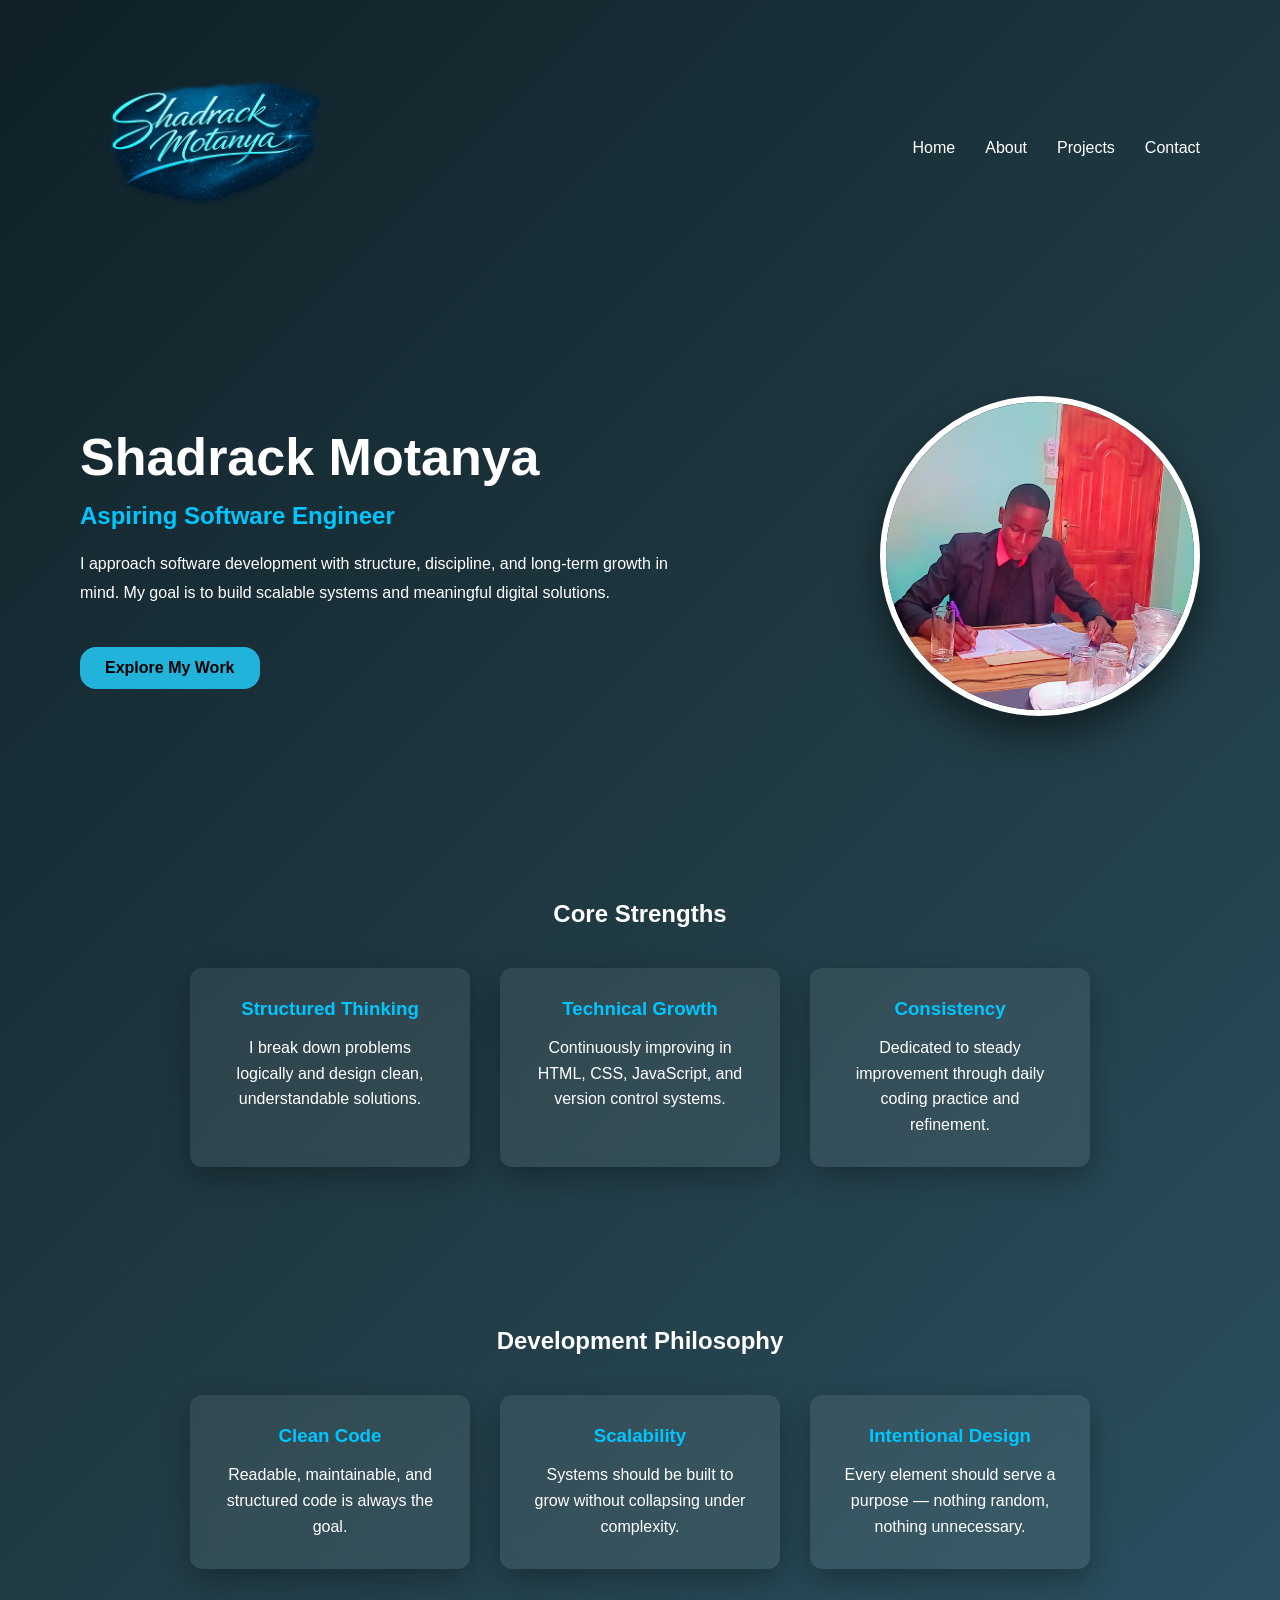
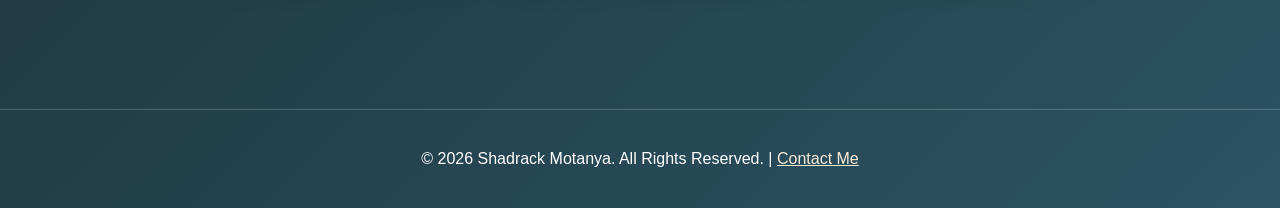
<file: index.html>
<!DOCTYPE html>
<html>
<head>
    <title>Shadrack Motanya | Home</title>
    <link rel="stylesheet" href="styles.css">
</head>
<body>

<header>
    <nav>
        <div class="logo">
            <img src="./motanya.jpg" alt="motanya" class="logo-image ">
            </div>
        <ul>
            <li><a href="index.html">Home</a></li>
            <li><a href="About.html">About</a></li>
            <li><a href="Projects.html">Projects</a></li>
            <li><a href="Contact.html">Contact</a></li>
        </ul>
    </nav>
</header>

<section class="hero">
    <div class="hero-text">
        <h1>Shadrack Motanya</h1>
        <h2>Aspiring Software Engineer</h2>
        <p>
            I approach software development with structure, discipline, and long-term growth in mind.
            My goal is to build scalable systems and meaningful digital solutions.
        </p>
        <a href="Projects.html" class="btn">Explore My Work</a>
    </div>

    <div class="hero-image">
        <img src="./Snapchat-1399668464.jpg" alt="Shadrack Motanya">
    </div>
</section>

<section class="section">
    <h1>Core Strengths</h1>
    <div class="cards">
        <div class="card">
            <h3>Structured Thinking</h3>
            <p>I break down problems logically and design clean, understandable solutions.</p>
        </div>

        <div class="card">
            <h3>Technical Growth</h3>
            <p>Continuously improving in HTML, CSS, JavaScript, and version control systems.</p>
        </div>

        <div class="card">
            <h3>Consistency</h3>
            <p>Dedicated to steady improvement through daily coding practice and refinement.</p>
        </div>
    </div>
</section>

<section class="section">
    <h1>Development Philosophy</h1>
    <div class="cards">
        <div class="card">
            <h3>Clean Code</h3>
            <p>Readable, maintainable, and structured code is always the goal.</p>
        </div>

        <div class="card">
            <h3>Scalability</h3>
            <p>Systems should be built to grow without collapsing under complexity.</p>
        </div>

        <div class="card">
            <h3>Intentional Design</h3>
            <p>Every element should serve a purpose — nothing random, nothing unnecessary.</p>
        </div>
    </div>
</section>

<footer>
    &copy; 2026 Shadrack Motanya. All Rights Reserved. | <a href="Contact.html" style="color: antiquewhite;">Contact Me</a>   
</footer>

</body>
</html>
</file>
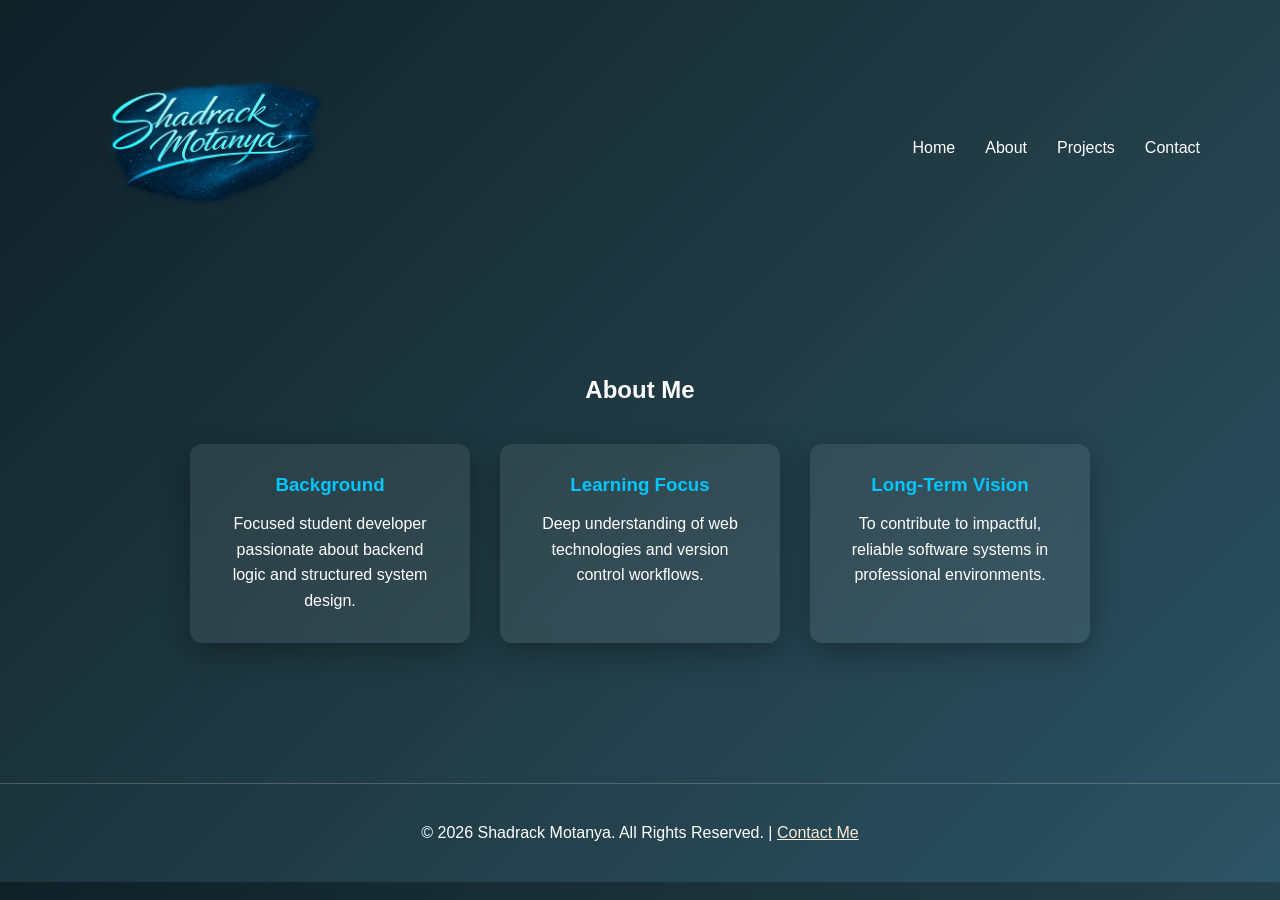
<file: About.html>
<!DOCTYPE html>
<html>
<head>
    <title>Shadrack Motanya | About</title>
    <link rel="stylesheet" href="styles.css">
</head>
<body>

<header>
    <nav>
        <div class="logo">
            <img src="./motanya.jpg" alt="motanya" class="logo-image">
        </div>
        <ul>
            <li><a href="index.html">Home</a></li>
            <li><a href="About.html">About</a></li>
            <li><a href="Projects.html">Projects</a></li>
            <li><a href="Contact.html">Contact</a></li>
        </ul>
    </nav>
</header>

<section class="section">
    <h1>About Me</h1>

    <div class="cards">
        <div class="card">
            <h3>Background</h3>
            <p>Focused student developer passionate about backend logic and structured system design.</p>
        </div>

        <div class="card">
            <h3>Learning Focus</h3>
            <p>Deep understanding of web technologies and version control workflows.</p>
        </div>

        <div class="card">
            <h3>Long-Term Vision</h3>
            <p>To contribute to impactful, reliable software systems in professional environments.</p>
        </div>
    </div>
</section>

<footer>
    &copy; 2026 Shadrack Motanya. All Rights Reserved. | <a href="Contact.html" style="color: antiquewhite;">Contact Me</a>
</footer>

</body>

</html>
</file>
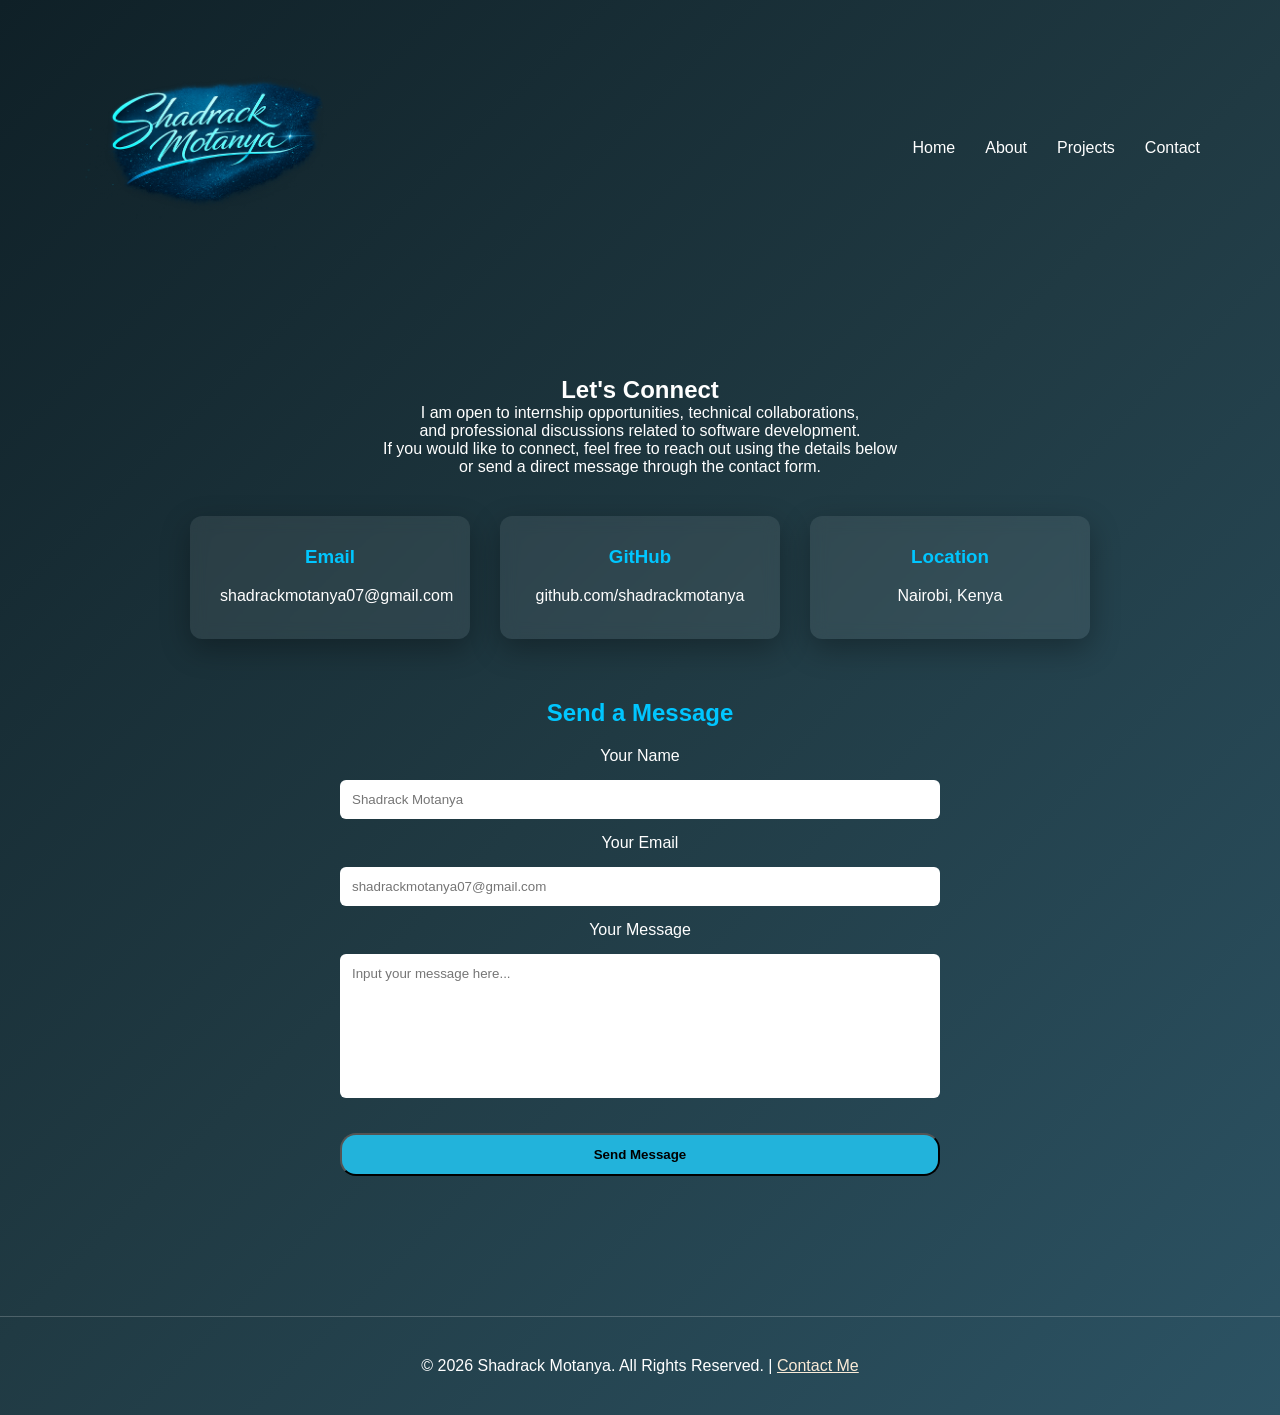
<file: Contact.html>
<!DOCTYPE html>
<html>
<head>
    <title>Shadrack Motanya | Contact</title>
    <link rel="stylesheet" href="styles.css">
</head>
<body>

<header>
    <nav>
        <div class="logo">
            <img src="./motanya.jpg" alt="motanya" class="logo-image">
        </div>
        <ul>
            <li><a href="index.html">Home</a></li>
            <li><a href="About.html">About</a></li>
            <li><a href="Projects.html">Projects</a></li>
            <li><a href="Contact.html">Contact</a></li>
        </ul>
    </nav>
</header>

<section class="section">
    <h1>Let's Connect</h1>

    <div class="content">
        I am open to internship opportunities, technical collaborations, <br>
        and professional discussions related to software development. <br>
        If you would like to connect, feel free to reach out using the details below <br>
        or send a direct message through the contact form.
    </div>

    <!-- Contact Cards -->
    <div class="cards">
        <div class="card">
            <h3>Email</h3>
            <p>shadrackmotanya07@gmail.com</p>
        </div>

        <div class="card">
            <h3>GitHub</h3>
            <p>github.com/shadrackmotanya</p>
        </div>

        <div class="card">
            <h3>Location</h3>
            <p>Nairobi, Kenya</p>
        </div>
    </div>

    <!-- Contact Form -->
    <div class="contact-form">
        <h2>Send a Message</h2>

        <form>
            <label for="Your Name">Your Name</label>
            <input type="text" placeholder="Shadrack Motanya" required>
            <label for="Your Email">Your Email</label>
            <input type="email" placeholder="shadrackmotanya07@gmail.com" required>
            <label for="Your Message">Your Message</label>
            <textarea rows="8" placeholder="Input your message here..." required></textarea>
            <button type="submit" class="btn">Send Message</button>
        </form>
    </div>

</section>

<footer>
    &copy; 2026 Shadrack Motanya. All Rights Reserved. | <a href="Contact.html" style="color: antiquewhite;">Contact Me</a>
</footer>

</body>

</html>
</file>
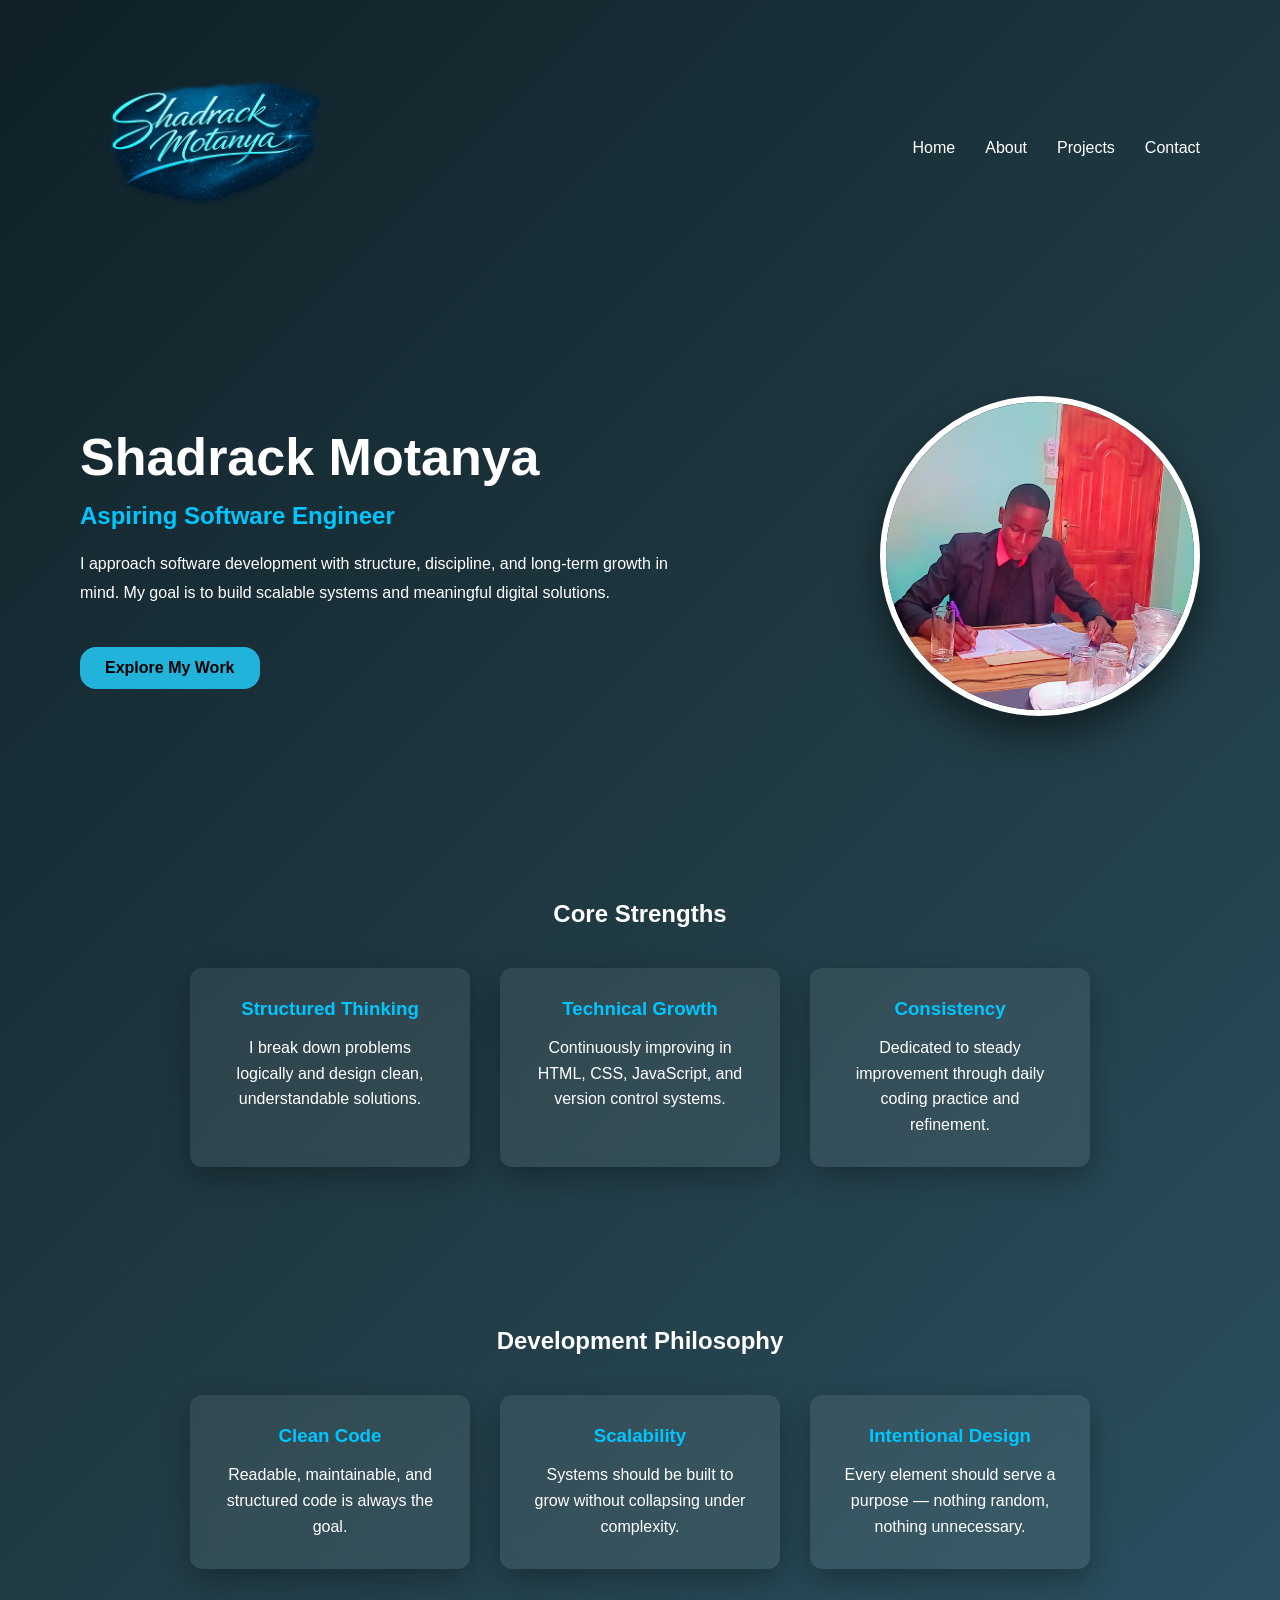
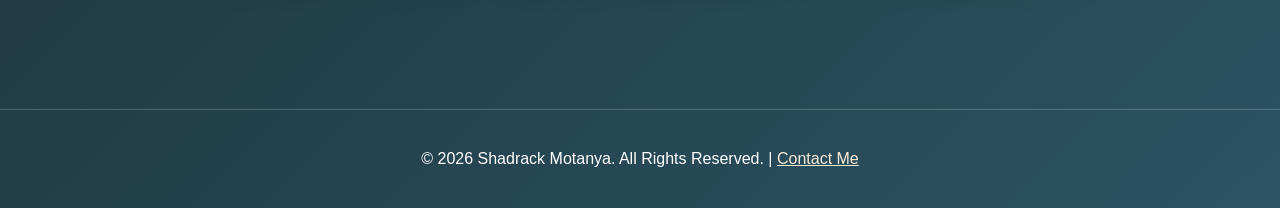
<file: Home.html>
<!DOCTYPE html>
<html>
<head>
    <title>Shadrack Motanya | Home</title>
    <link rel="stylesheet" href="styles.css">
</head>
<body>

<header>
    <nav>
        <div class="logo">
            <img src="./motanya.jpg" alt="motanya" class="logo-image">
            </div>
        <ul>
            <li><a href="Home.html">Home</a></li>
            <li><a href="About.html">About</a></li>
            <li><a href="Projects.html">Projects</a></li>
            <li><a href="Contact.html">Contact</a></li>
        </ul>
    </nav>
</header>

<section class="hero">
    <div class="hero-text">
        <h1>Shadrack Motanya</h1>
        <h2>Aspiring Software Engineer</h2>
        <p>
            I approach software development with structure, discipline, and long-term growth in mind.
            My goal is to build scalable systems and meaningful digital solutions.
        </p>
        <a href="Projects.html" class="btn">Explore My Work</a>
    </div>

    <div class="hero-image">
        <img src="./Snapchat-1399668464.jpg" alt="Shadrack Motanya">
    </div>
</section>

<section class="section">
    <h1>Core Strengths</h1>
    <div class="cards">
        <div class="card">
            <h3>Structured Thinking</h3>
            <p>I break down problems logically and design clean, understandable solutions.</p>
        </div>

        <div class="card">
            <h3>Technical Growth</h3>
            <p>Continuously improving in HTML, CSS, JavaScript, and version control systems.</p>
        </div>

        <div class="card">
            <h3>Consistency</h3>
            <p>Dedicated to steady improvement through daily coding practice and refinement.</p>
        </div>
    </div>
</section>

<section class="section">
    <h1>Development Philosophy</h1>
    <div class="cards">
        <div class="card">
            <h3>Clean Code</h3>
            <p>Readable, maintainable, and structured code is always the goal.</p>
        </div>

        <div class="card">
            <h3>Scalability</h3>
            <p>Systems should be built to grow without collapsing under complexity.</p>
        </div>

        <div class="card">
            <h3>Intentional Design</h3>
            <p>Every element should serve a purpose — nothing random, nothing unnecessary.</p>
        </div>
    </div>
</section>

<footer>
    &copy; 2026 Shadrack Motanya. All Rights Reserved. | <a href="Contact.html" style="color: antiquewhite;">Contact Me</a>   
</footer>

</body>
</html>
</file>
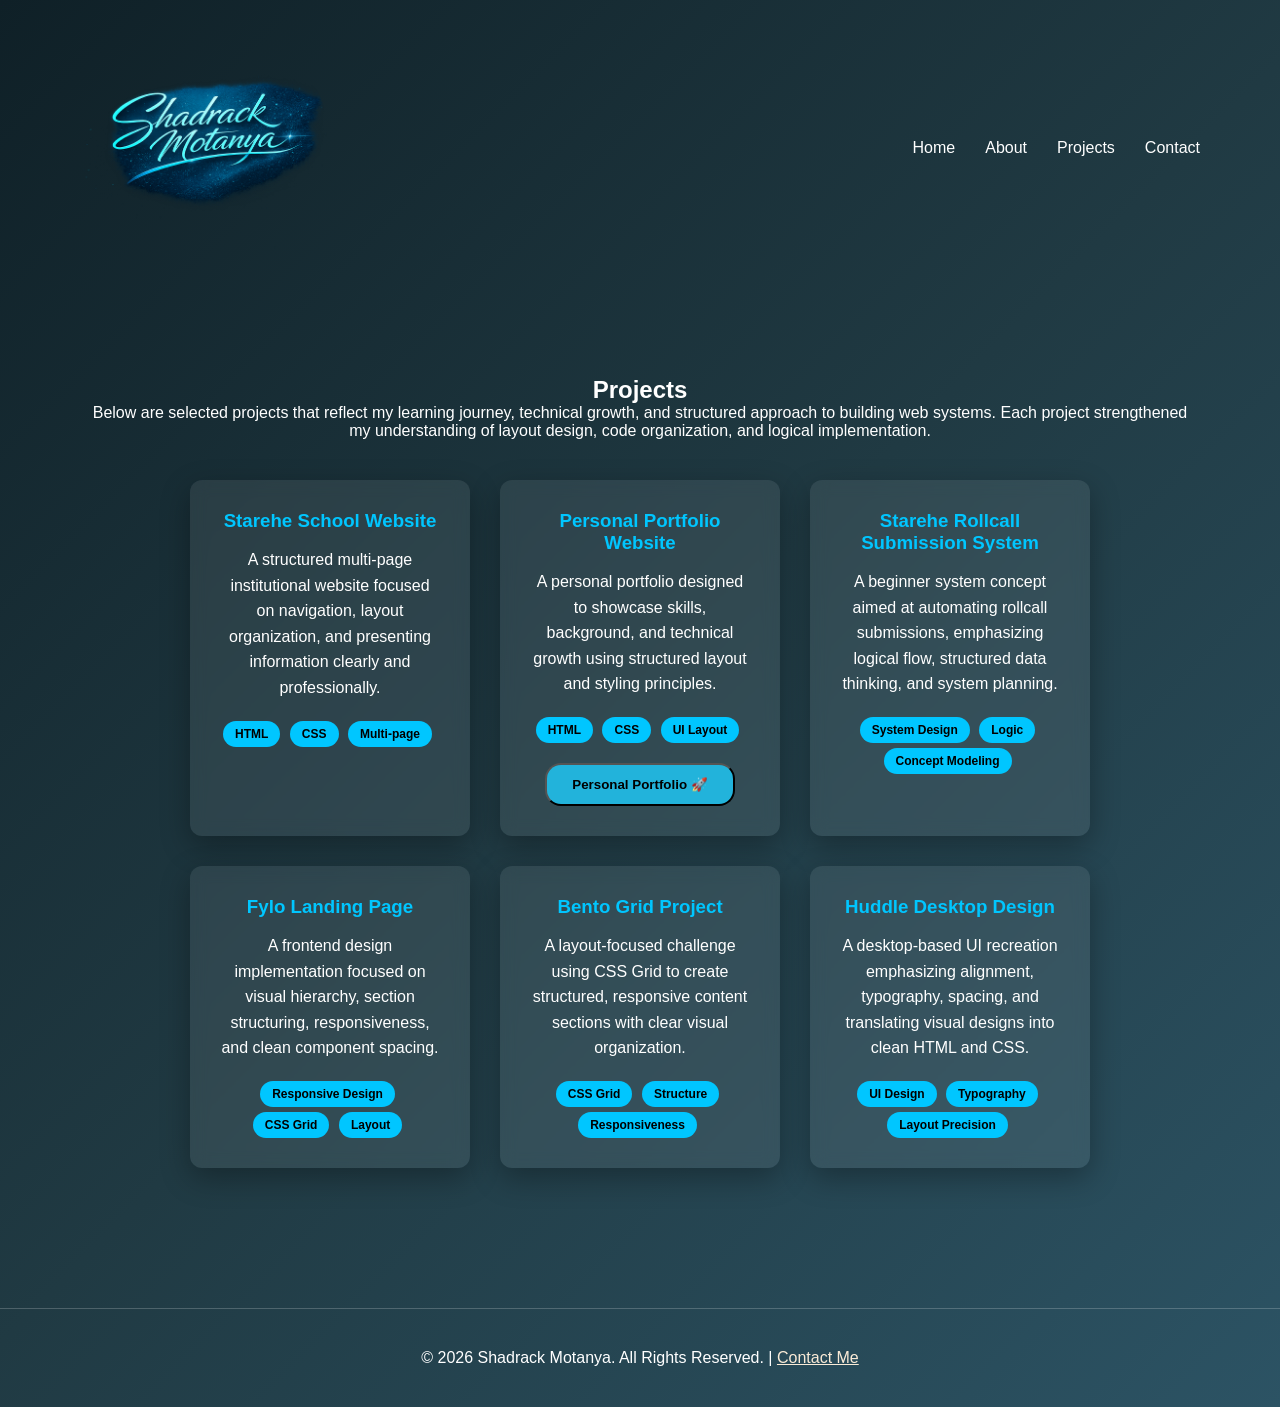
<file: Projects.html>
<!DOCTYPE html>
<html lang="en">
<head>
    <meta charset="UTF-8">
    <title>Shadrack Motanya | Projects</title>
    <meta name="viewport" content="width=device-width, initial-scale=1.0">
    <link rel="stylesheet" href="styles.css">
</head>

<body>

<header>
    <nav>
        <div class="logo">
            <img src="./motanya.jpg" alt="motanya" class="logo-image">
        </div>
        <ul>
            <li><a href="index.html">Home</a></li>
            <li><a href="About.html">About</a></li>
            <li><a href="Projects.html">Projects</a></li>
            <li><a href="Contact.html">Contact</a></li>
        </ul>
    </nav>
</header>

<section class="section">
    <h1>Projects</h1>

    <div class="content">
        Below are selected projects that reflect my learning journey,
        technical growth, and structured approach to building web systems.
        Each project strengthened my understanding of layout design,
        code organization, and logical implementation.
    </div>
    
    

    <div class="cards">

        <div class="card">
            <h3>Starehe School Website</h3>
            <p>
                A structured multi-page institutional website focused on navigation,
                layout organization, and presenting information clearly and professionally.
            </p>
            <div class="tags">
                <span>HTML</span>
                <span>CSS</span>
                <span>Multi-page</span>
            </div>
        </div>

        <div class="card">
            <h3>Personal Portfolio Website</h3>
            <p>
                A personal portfolio designed to showcase skills, background,
                and technical growth using structured layout and styling principles.
            </p>
            <div class="tags">
                <span>HTML</span>
                <span>CSS</span>
                <span>UI Layout</span>

                <a href="https://shadrackmotanya.github.io/Capstone-1--Personal-Portfolio/" target="_blank">
                <button class="btn">
                Personal Portfolio 🚀
                </button>
                </a>

            </div>
        </div>

        <div class="card">
            <h3>Starehe Rollcall Submission System</h3>
            <p>
                A beginner system concept aimed at automating rollcall submissions,
                emphasizing logical flow, structured data thinking, and system planning.
            </p>
            <div class="tags">
                <span>System Design</span>
                <span>Logic</span>
                <span>Concept Modeling</span>
            </div>
        </div>

        <div class="card">
            <h3>Fylo Landing Page</h3>
            <p>
                A frontend design implementation focused on visual hierarchy,
                section structuring, responsiveness, and clean component spacing.
            </p>
            <div class="tags">
                <span>Responsive Design</span>
                <span>CSS Grid</span>
                <span>Layout</span>
            </div>
        </div>

        <div class="card">
            <h3>Bento Grid Project</h3>
            <p>
                A layout-focused challenge using CSS Grid to create structured,
                responsive content sections with clear visual organization.
            </p>
            <div class="tags">
                <span>CSS Grid</span>
                <span>Structure</span>
                <span>Responsiveness</span>
            </div>
        </div>

        <div class="card">
            <h3>Huddle Desktop Design</h3>
            <p>
                A desktop-based UI recreation emphasizing alignment, typography,
                spacing, and translating visual designs into clean HTML and CSS.
            </p>
            <div class="tags">
                <span>UI Design</span>
                <span>Typography</span>
                <span>Layout Precision</span>
            </div>
        </div>

    </div>
</section>

<footer>
    &copy; 2026 Shadrack Motanya. All Rights Reserved. | <a href="Contact.html" style="color: antiquewhite;">Contact Me</a>
</footer>

</body>

</html>
</file>
<file: styles.css>
* {
    margin: 0;
    padding: 0;
    box-sizing: border-box;
    font-family: "Segoe UI", Arial, sans-serif;
}

body {
    background: linear-gradient(135deg, #0f2027, #203a43, #2c5364);
    color: #ffffff;
}

/* Navigation */
header {
    padding: 20px 80px;
}

nav {
    display: flex;
    justify-content: space-between;
    align-items: center;
}

.logo {
    font-weight: bold;
    font-size: 22px;
    letter-spacing: 1px;
}

nav ul {
    list-style: none;
    display: flex;
    gap: 30px;
}

nav a {
    text-decoration: none;
    color: #ffffff;
    transition: 0.3s ease;
}

nav a:hover {
    color: #00c6ff;
}

/* Hero Section */
.hero {
    padding: 100px 80px;
    display: flex;
    justify-content: space-between;
    align-items: center;
}

.hero-text {
    width: 55%;
}

.hero-text h1 {
    font-size: 52px;
    margin-bottom: 15px;
}

.hero-text h2 {
    color: #00c6ff;
    margin-bottom: 20px;
}

.hero-text p {
    line-height: 1.8;
    margin-bottom: 20px;
}

.hero-image img {
    width: 320px;
    height: 320px;
    border-radius: 50%;
    object-fit: cover;
    border: 6px solid #ffffff;
    box-shadow: 0 20px 40px rgba(0,0,0,0.5);
    transition: 0.4s ease;
}

.hero-image img:hover {
    transform: scale(1.08);
}

/* Section */
.section {
    padding: 80px;
    text-align: center;
}

/* Card System */
.cards {
    display: flex;
    justify-content: center;
    gap: 30px;
    flex-wrap: wrap;
    margin-top: 40px;
}

.card {
    background: rgba(255,255,255,0.08);
    padding: 30px;
    width: 280px;
    border-radius: 12px;
    backdrop-filter: blur(8px);
    box-shadow: 0 10px 30px rgba(0,0,0,0.3);
    transition: 0.3s ease;
}

.card:hover {
    transform: translateY(-10px);
    background: rgba(255,255,255,0.15);
}

.card h3 {
    margin-bottom: 15px;
    color: #00c6ff;
}

.card p {
    line-height: 1.6;
}

.btn {
    display: inline-block;
    margin-top: 20px;
    padding: 12px 25px;
    background: #22b3db;
    color: #000;
    text-decoration: none;
    border-radius: 16px;
    font-weight: bold;
    transition: 0.3s ease;
}

.btn:hover {
    background: #00a2cc;
}

/* Footer */
footer {
    text-align: center;
    padding: 40px;
    margin-top: 60px;
    border-top: 1px solid rgba(255,255,255,0.2);
}

/* Contact Form */
.contact-form {
    margin-top: 60px;
    max-width: 600px;
    margin-left: auto;
    margin-right: auto;
}

.contact-form h2 {
    margin-bottom: 20px;
    color: #00c6ff;
}

.contact-form form {
    display: flex;
    flex-direction: column;
    gap: 15px;
}

.contact-form input,
.contact-form textarea {
    padding: 12px;
    border-radius: 6px;
    border: none;
    outline: none;
}

.contact-form textarea {
    resize: none;
}

.contact-form button {
    cursor: pointer;
}

/* Project Tags */
.tags {
    margin-top: 15px;
}

.tags span {
    display: inline-block;
    background: #00c6ff;
    color: #000;
    padding: 6px 12px;
    margin: 5px 5px 0 0;
    border-radius: 20px;
    font-size: 12px;
    font-weight: bold;
}

.logo-image {
    width: 250px;
    height: 250px;
    border-radius: 50%;
    object-fit: cover;
    margin-right: 10px;
}
</file>
